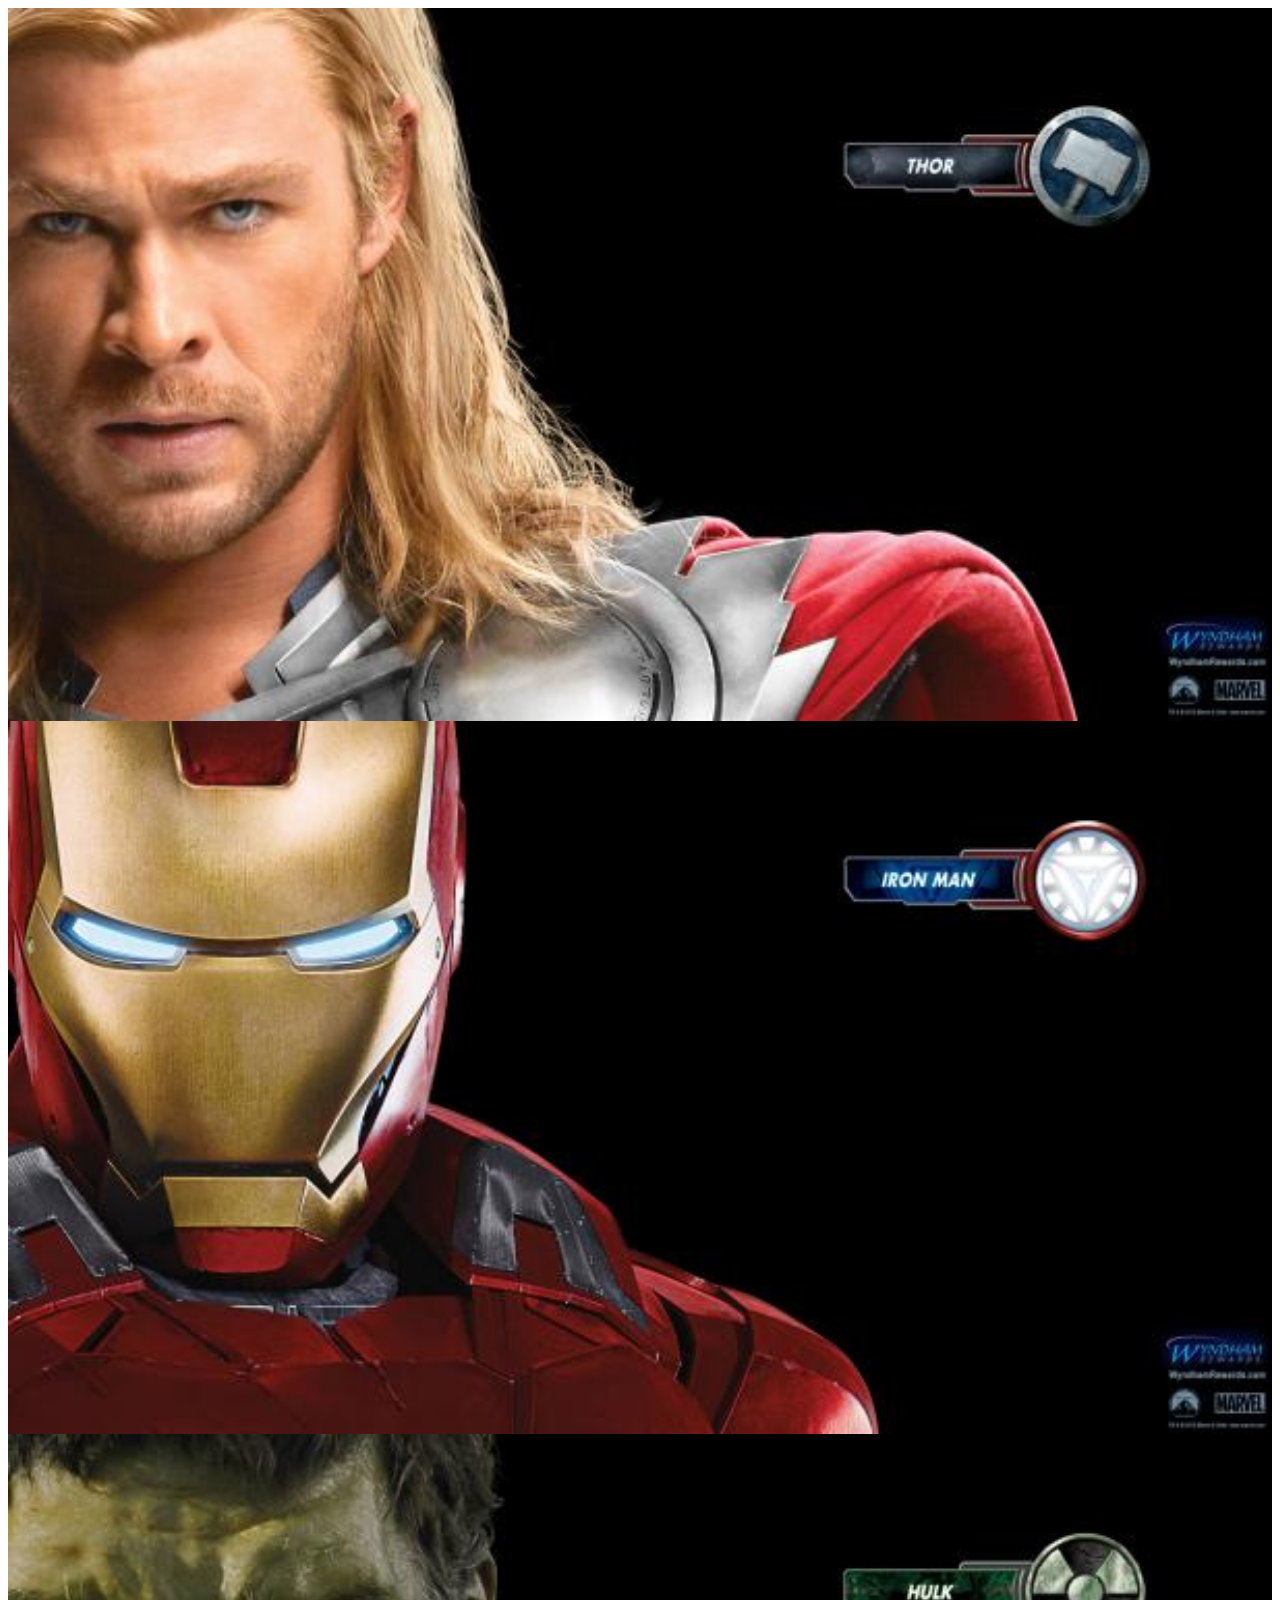
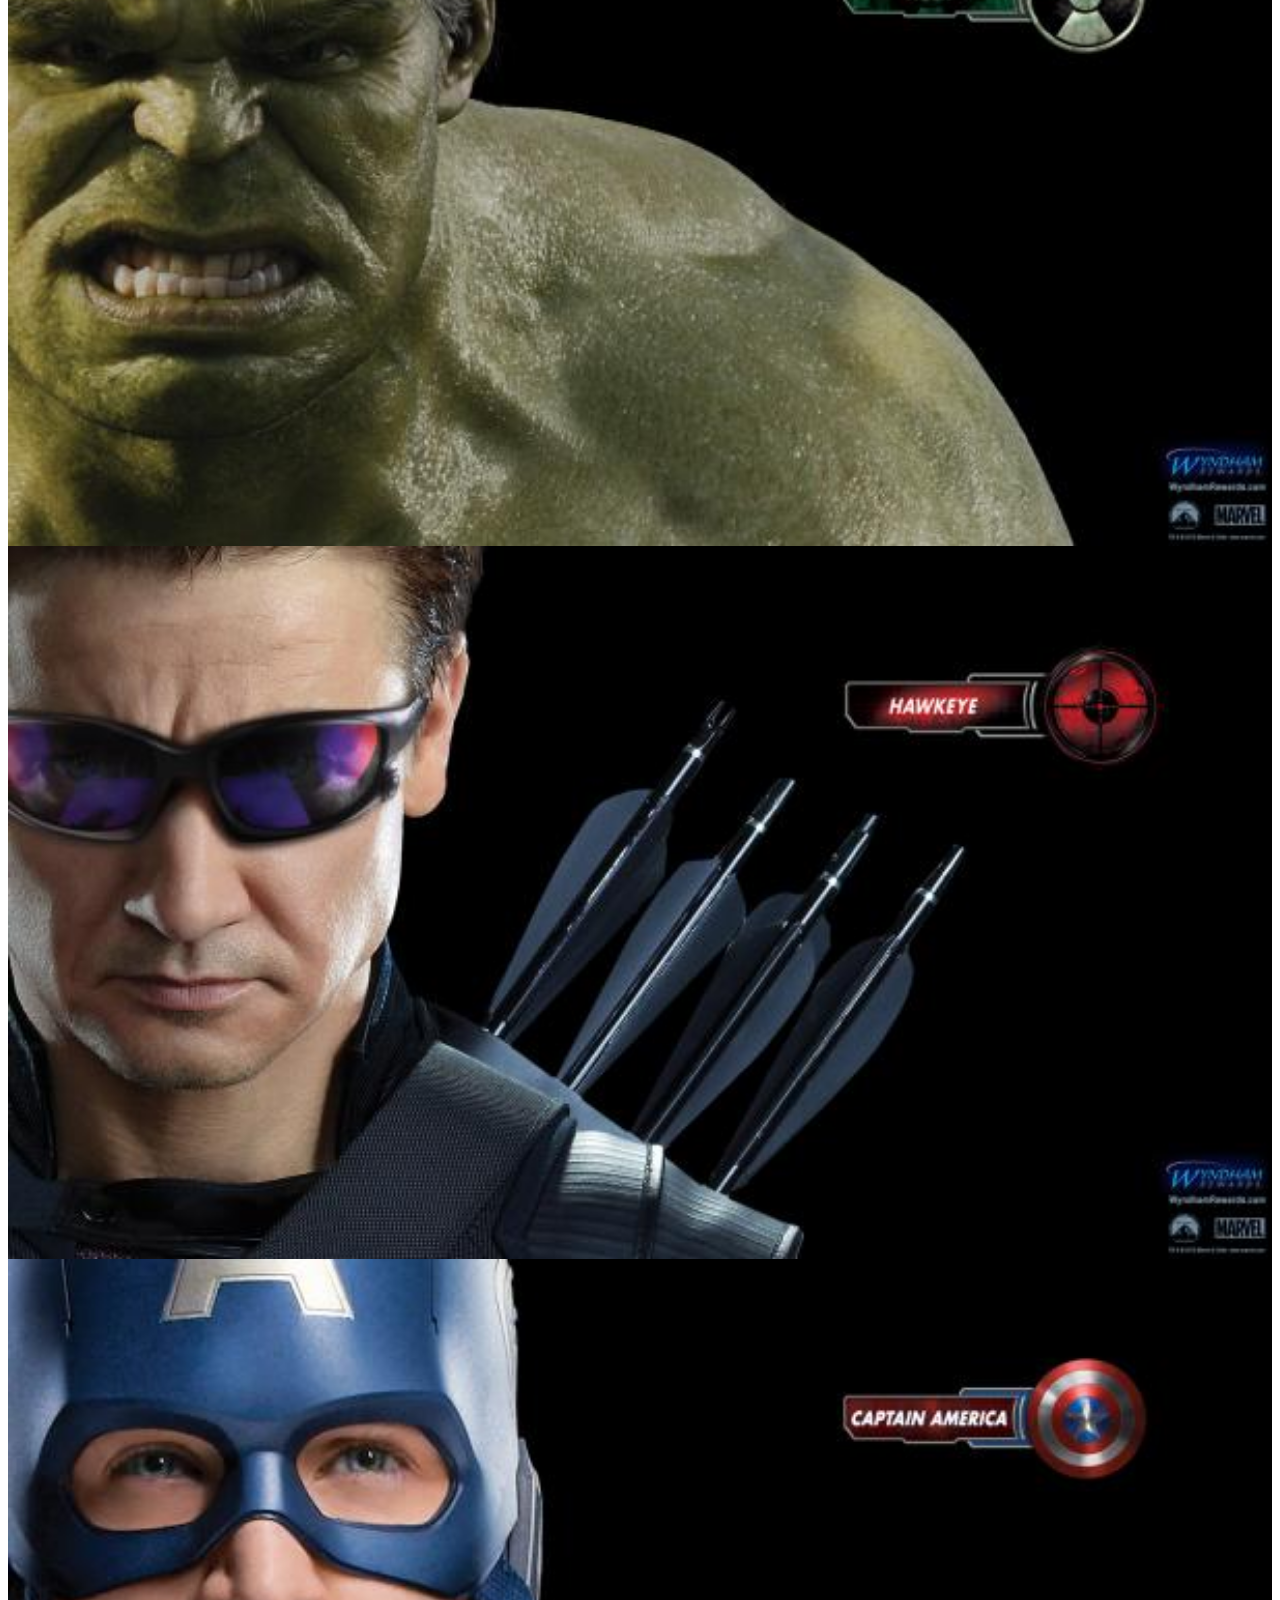
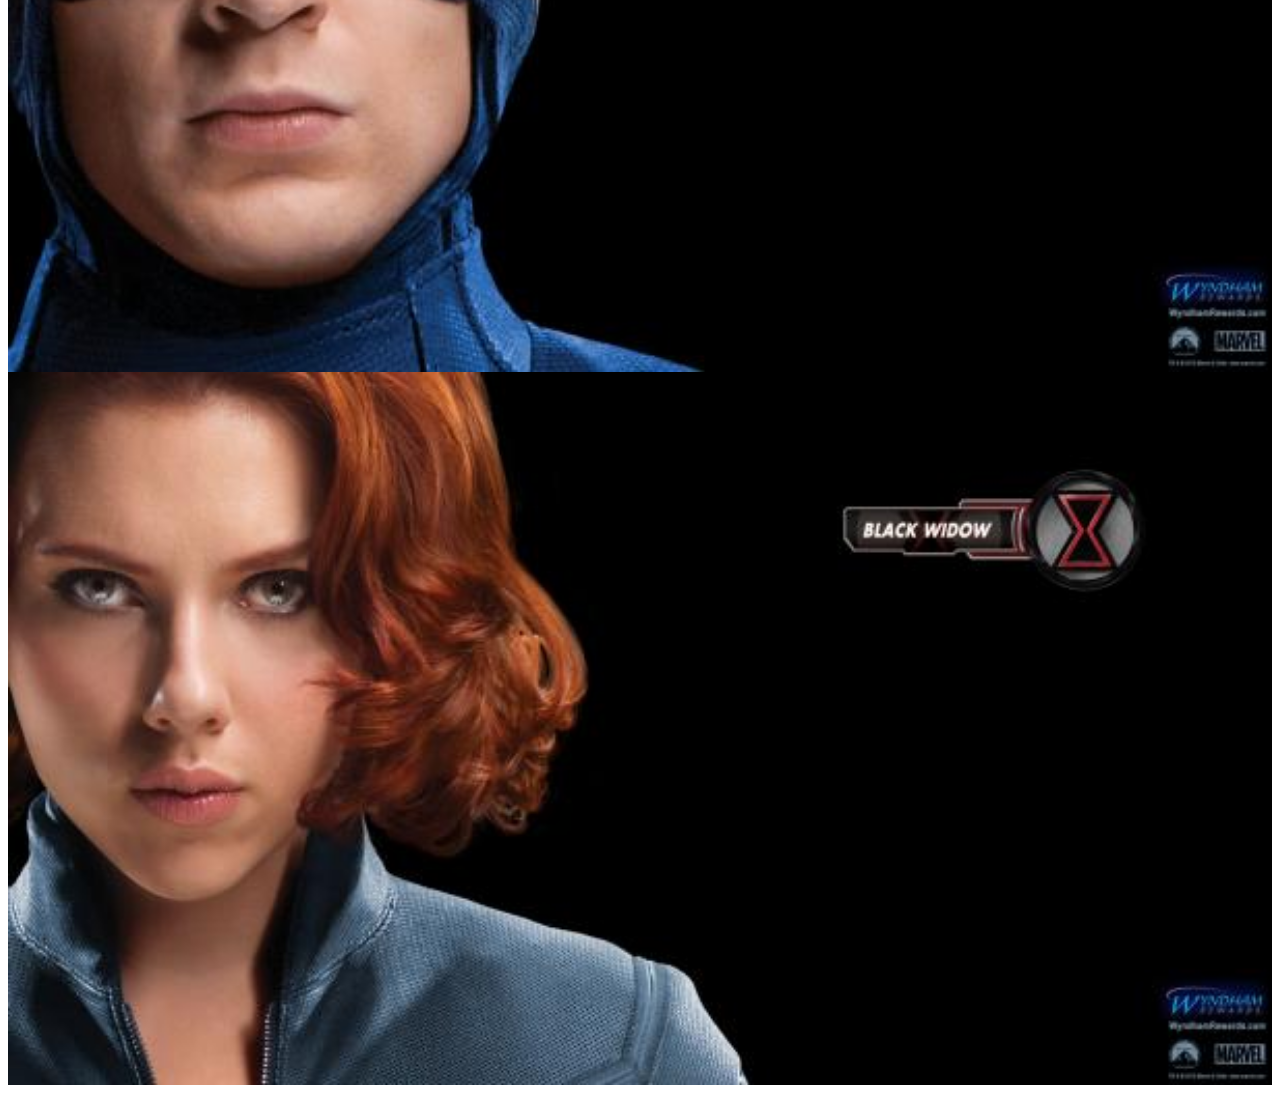
<file: Avengers_App/index.html>
<html>
    <head>
        <link rel="stylesheet" href="style.css">
    </head>
    <body>
        <div class="gallery">
            <a href="avenger-1.html">
                
                <img src="images/avengers_01.jpg" alt="">

            </a>
            <img src="images/avengers_02.jpg" alt="">
            <img src="images/avengers_03.jpg" alt="">
            <img src="images/avengers_04.jpg" alt="">
            <img src="images/avengers_05.jpg" alt="">
            <img src="images/avengers_06.jpg" alt="">
        </div>
    </body>
</html>
</file>
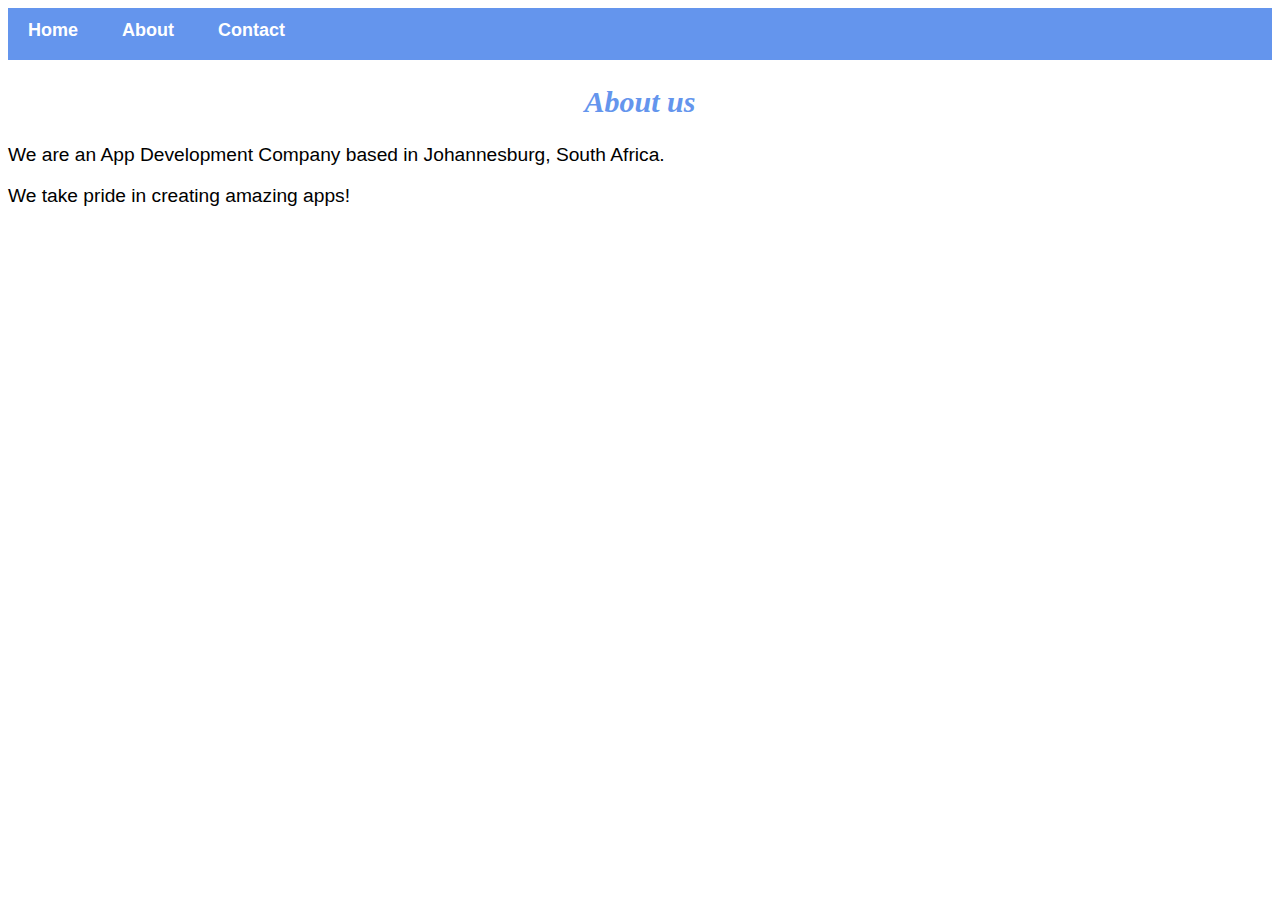
<file: Avengers_App/about.html>
<html>
    <head>
        <link rel="stylesheet" href="style.css">
    </head>
    <body>
        
        <div id="menu">
            <a href="index.html">Home</a>
            <a href="about.html">About</a>
            <a href="contact.html">Contact</a>
        </div>

        <h2>About us</h2>
        <p>We are an App Development  Company based in Johannesburg, South Africa.</p>
        <p>We take pride in creating amazing apps!</p>
    </body>
</html>
</file>
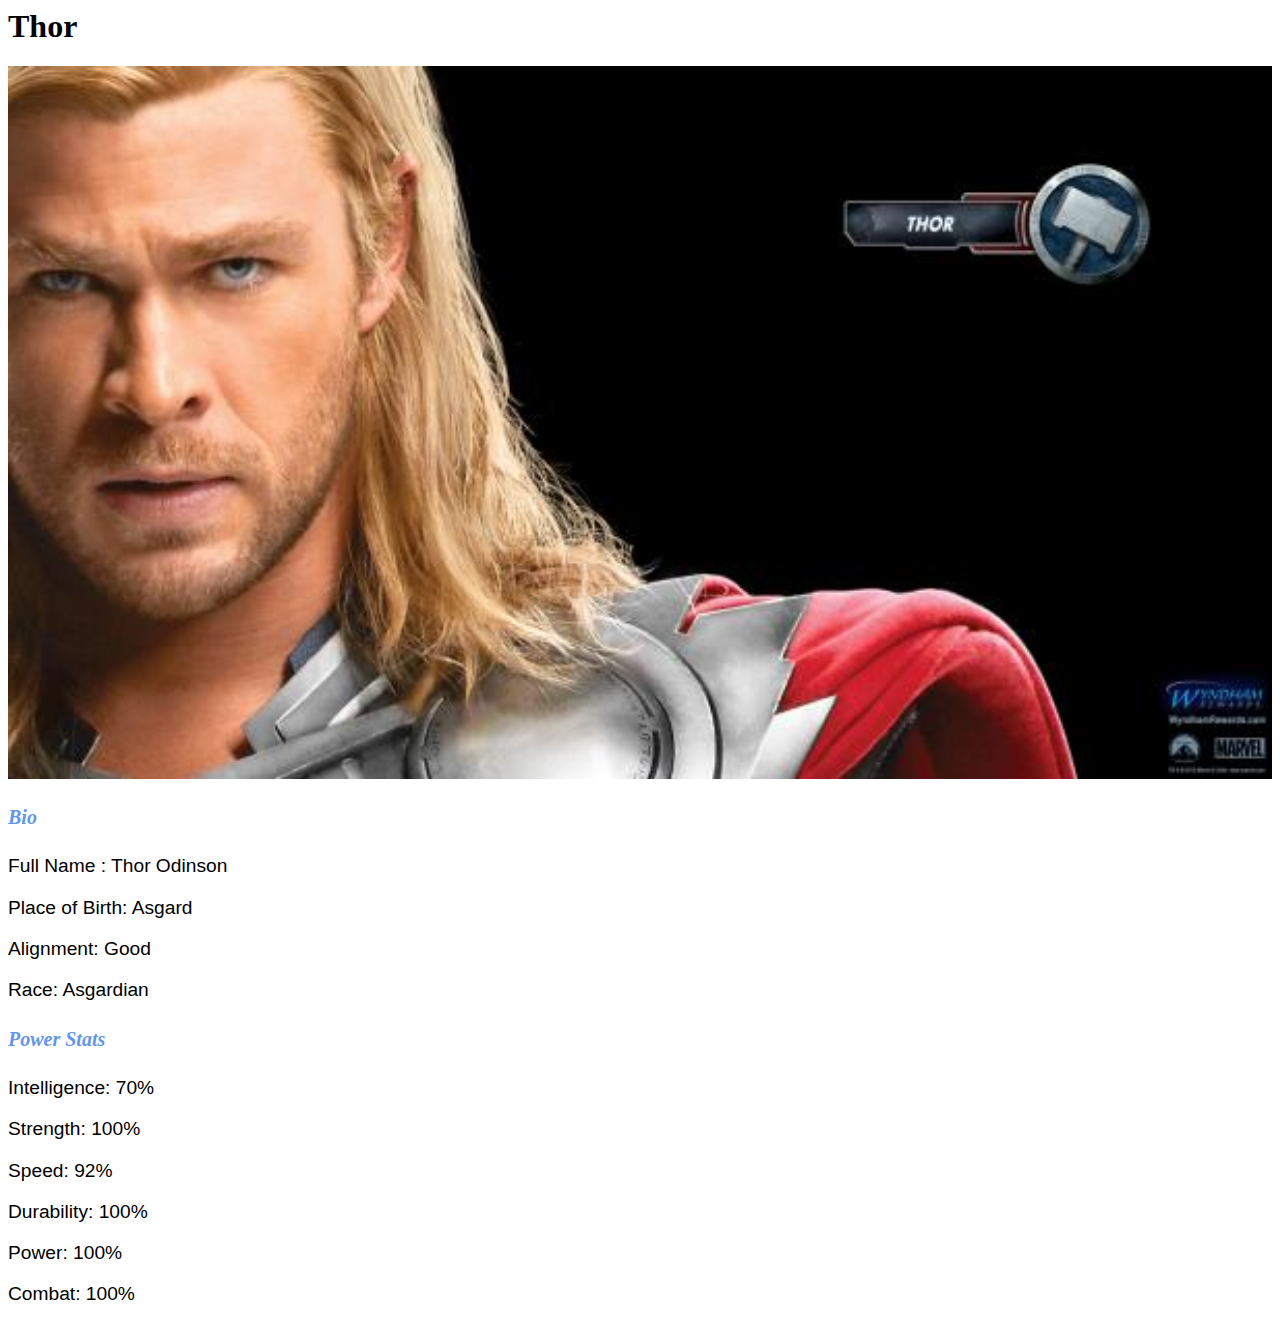
<file: Avengers_App/avenger-1.html>
<html>
    <head>
        <link rel="stylesheet" href="style.css">
    </head>
    <body>
        <h1>Thor</h1>
        <div class="gallery">
                <img src="images/avengers_01.jpg" alt="">
        </div>
        <b><h4>Bio</h4></b>
        <p>Full Name : Thor Odinson</p>
        <p>Place of Birth: Asgard</p>
        <p>Alignment: Good</p>
        <p>Race: Asgardian</p>

        <b><h4>Power Stats</h4></b>
        <p>Intelligence: 70%</p>
        <p>Strength: 100%</p>
        <p>Speed: 92%</p>
        <p>Durability: 100%</p>
        <p>Power: 100%</p>
        <p>Combat: 100%</p>





    </body>
</html>
</file>
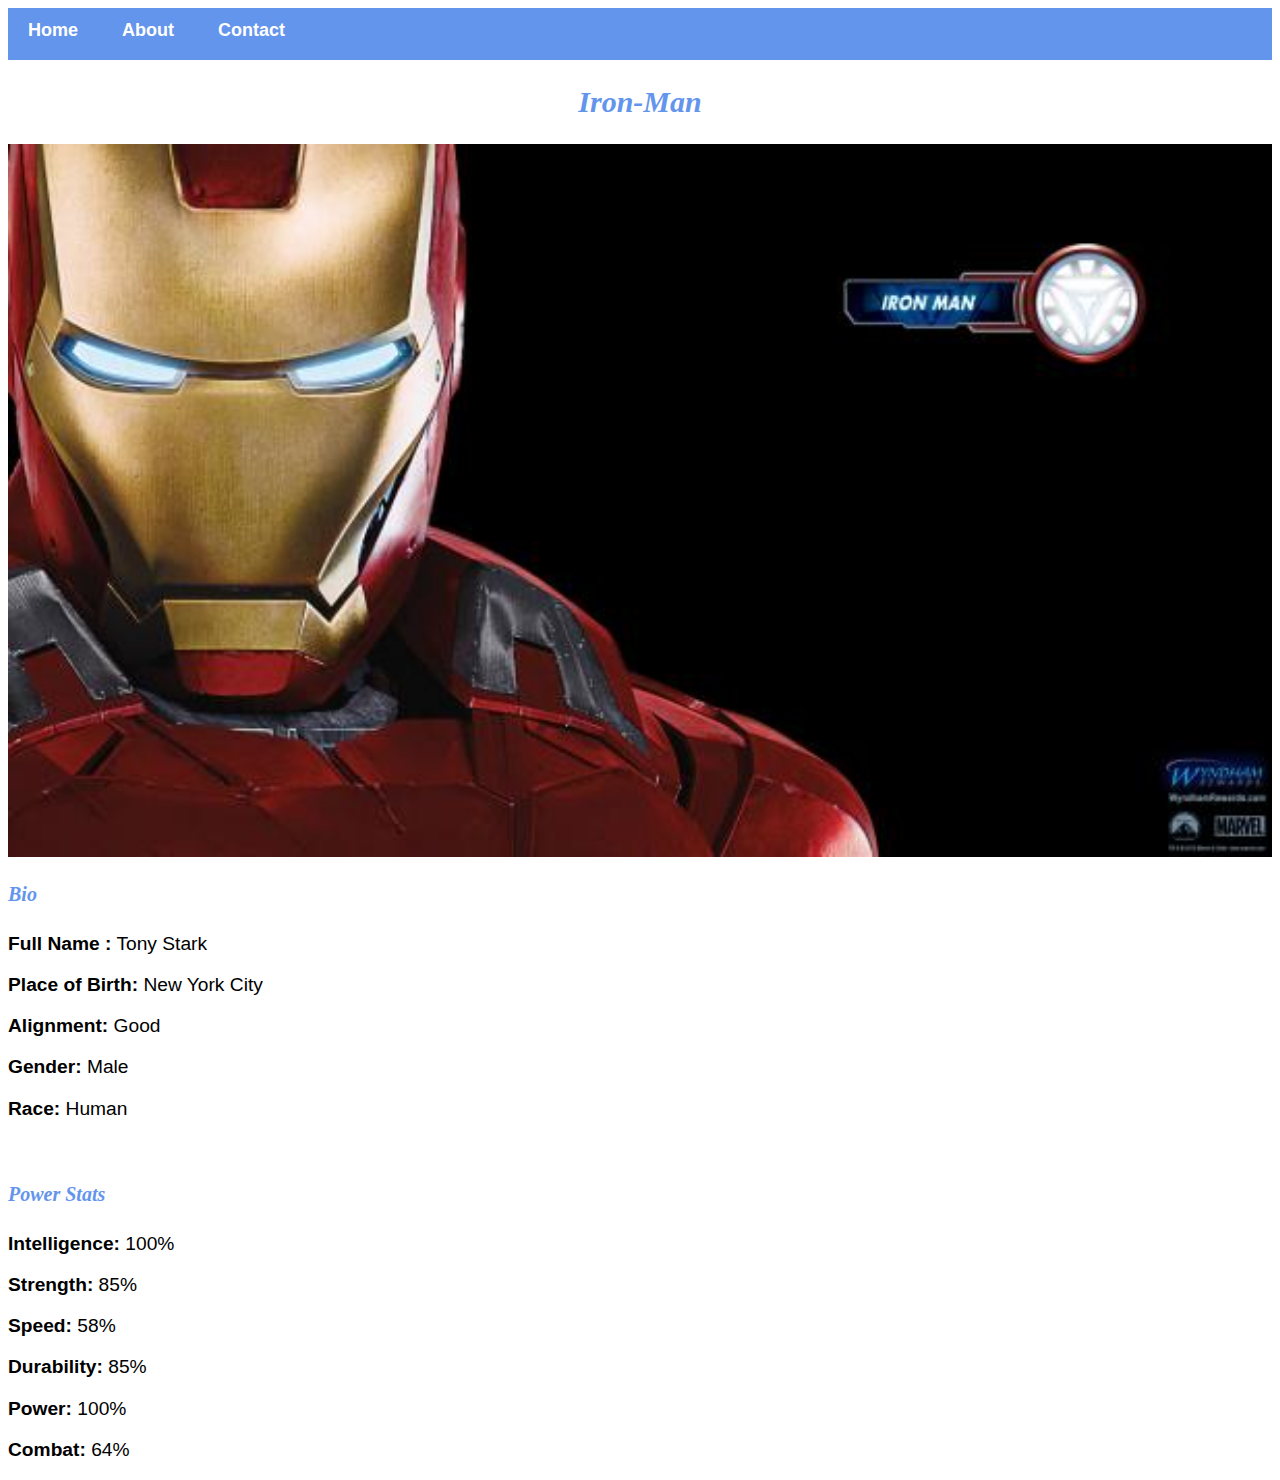
<file: Avengers_App/avenger-2.html>
<html>
    <head>
        <link rel="stylesheet" href="style.css">
    </head>
    <body>
        
        <div id="menu">
            <a href="index.html">Home</a>
            <a href="about.html">About</a>
            <a href="contact.html">Contact</a>
        </div>
        
        <h2>Iron-Man</h2>
        <div class="gallery">
                <img src="images/avengers_02.jpg" alt="">
        </div>
        <h4>Bio</h4>
        <p><b>Full Name :</b> Tony Stark</p>
        <p><b>Place of Birth:</b> New York City</p>
        <p><b>Alignment:</b> Good</p>
        <p><b>Gender:</b> Male</p>
        <p><b>Race:</b> Human</p>

        <br>

        <h4>Power Stats</h4>
        <p><b>Intelligence:</b> 100%</p>
        <p><b>Strength:</b> 85%</p>
        <p><b>Speed:</b> 58%</p>
        <p><b>Durability:</b> 85%</p>
        <p><b>Power:</b> 100%</p>
        <p><b>Combat:</b> 64%</p>

    </body>
</html>
</file>
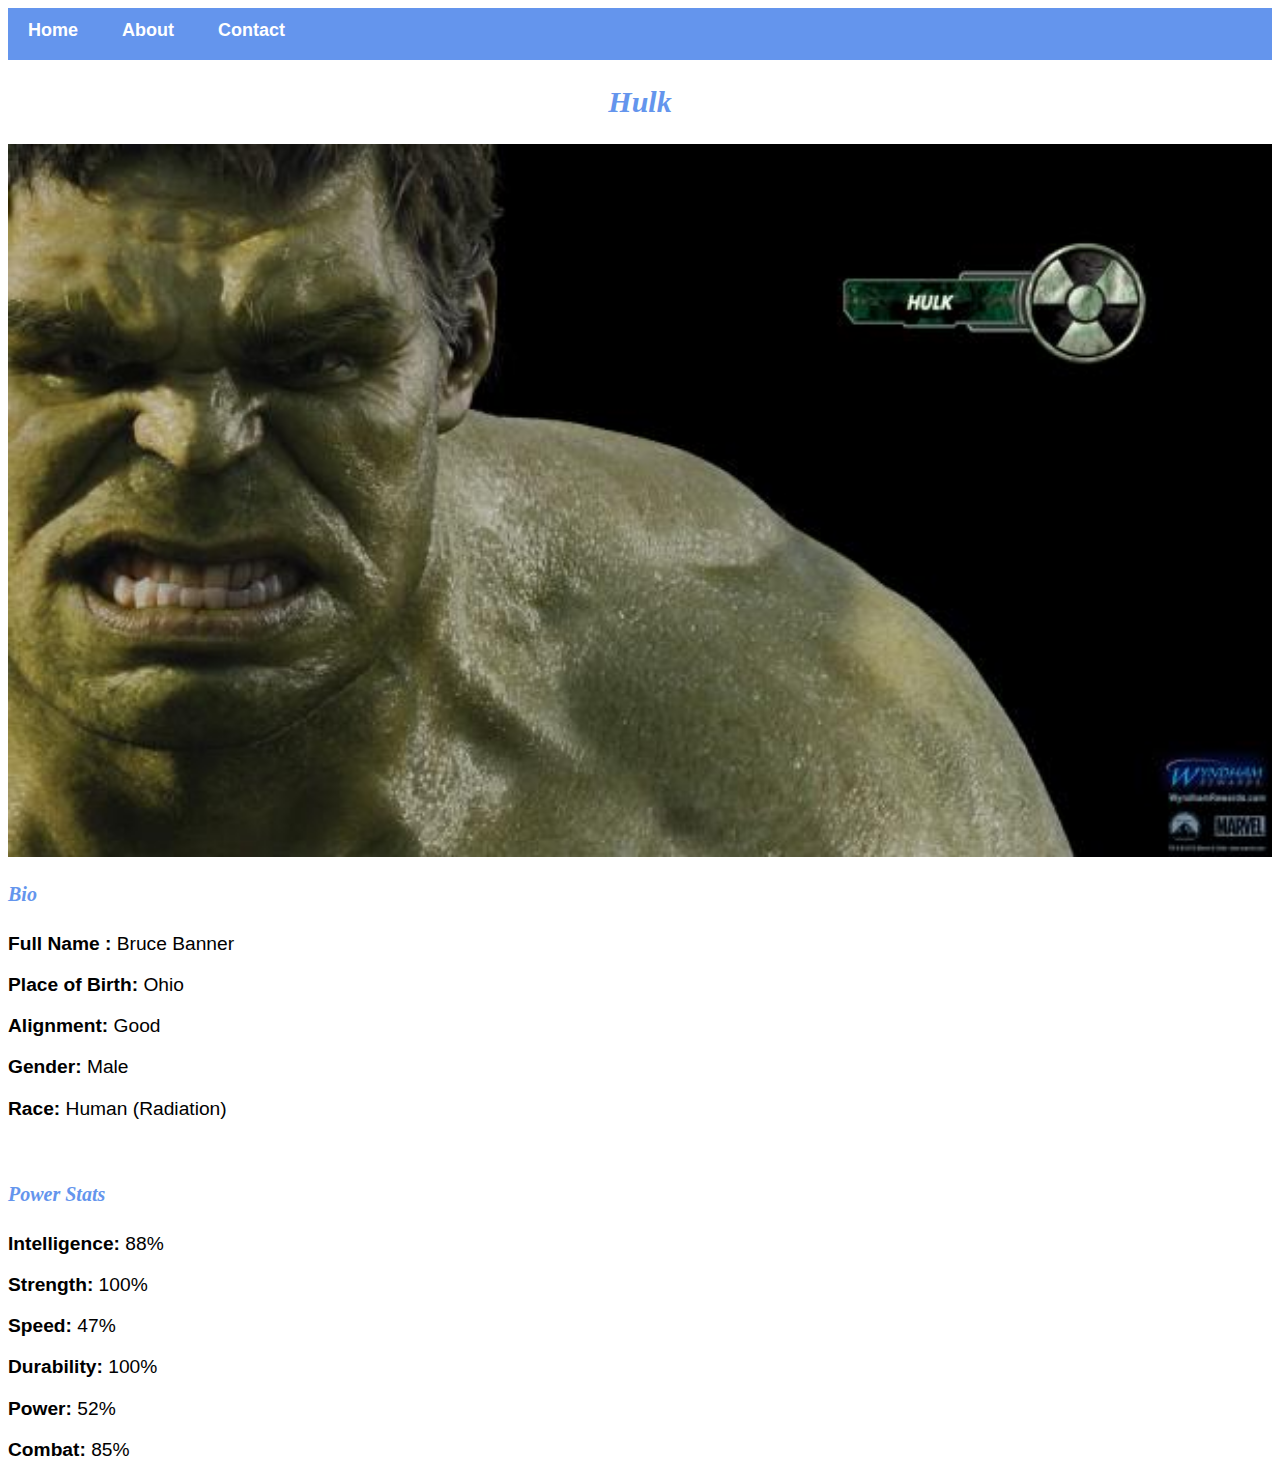
<file: Avengers_App/avenger-3.html>
<html>
    <head>
        <link rel="stylesheet" href="style.css">
    </head>
    <body>
        
        <div id="menu">
            <a href="index.html">Home</a>
            <a href="about.html">About</a>
            <a href="contact.html">Contact</a>
        </div>

        <h2>Hulk</h2>
        <div class="gallery">
                <img src="images/avengers_03.jpg" alt="">
        </div>
        <h4>Bio</h4>
        <p><b>Full Name :</b> Bruce Banner</p>
        <p><b>Place of Birth:</b> Ohio</p>
        <p><b>Alignment:</b> Good</p>
        <p><b>Gender:</b> Male</p>
        <p><b>Race:</b> Human (Radiation)</p>

        <br>

        <h4>Power Stats</h4>
        <p><b>Intelligence:</b> 88%</p>
        <p><b>Strength:</b> 100%</p>
        <p><b>Speed:</b> 47%</p>
        <p><b>Durability:</b> 100%</p>
        <p><b>Power:</b> 52%</p>
        <p><b>Combat:</b> 85%</p>

    </body>
</html>
</file>
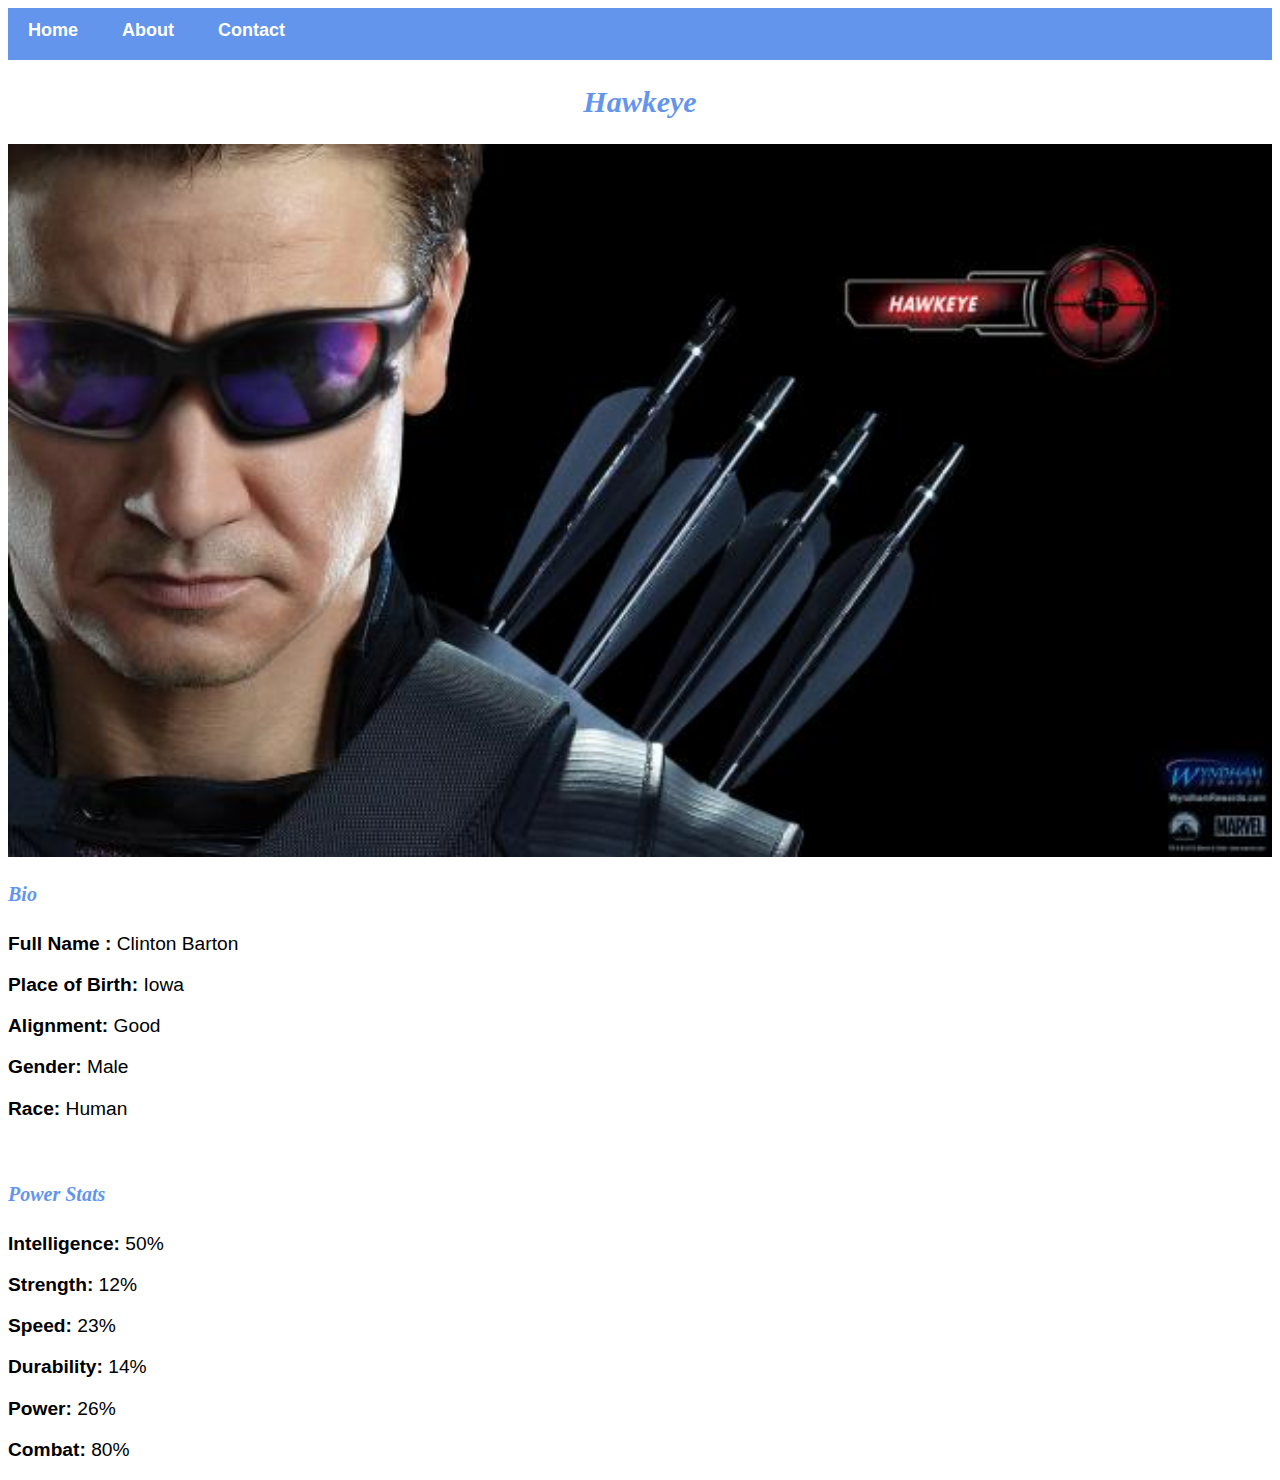
<file: Avengers_App/avenger-4.html>
<html>
    <head>
        <link rel="stylesheet" href="style.css">
    </head>
    <body>        
        
        <div id="menu">
            <a href="index.html">Home</a>
            <a href="about.html">About</a>
            <a href="contact.html">Contact</a>
        </div>
        
        <h2>Hawkeye</h2>
        <div class="gallery">
                <img src="images/avengers_04.jpg" alt="">
        </div>
        <h4>Bio</h4>
        <p><b>Full Name :</b> Clinton Barton</p>
        <p><b>Place of Birth:</b> Iowa</p>
        <p><b>Alignment:</b> Good</p>
        <p><b>Gender:</b> Male</p>
        <p><b>Race:</b> Human</p>

        <br>

        <h4>Power Stats</h4>
        <p><b>Intelligence:</b> 50%</p>
        <p><b>Strength:</b> 12%</p>
        <p><b>Speed:</b> 23%</p>
        <p><b>Durability:</b> 14%</p>
        <p><b>Power:</b> 26%</p>
        <p><b>Combat:</b> 80%</p>

    </body>
</html>
</file>
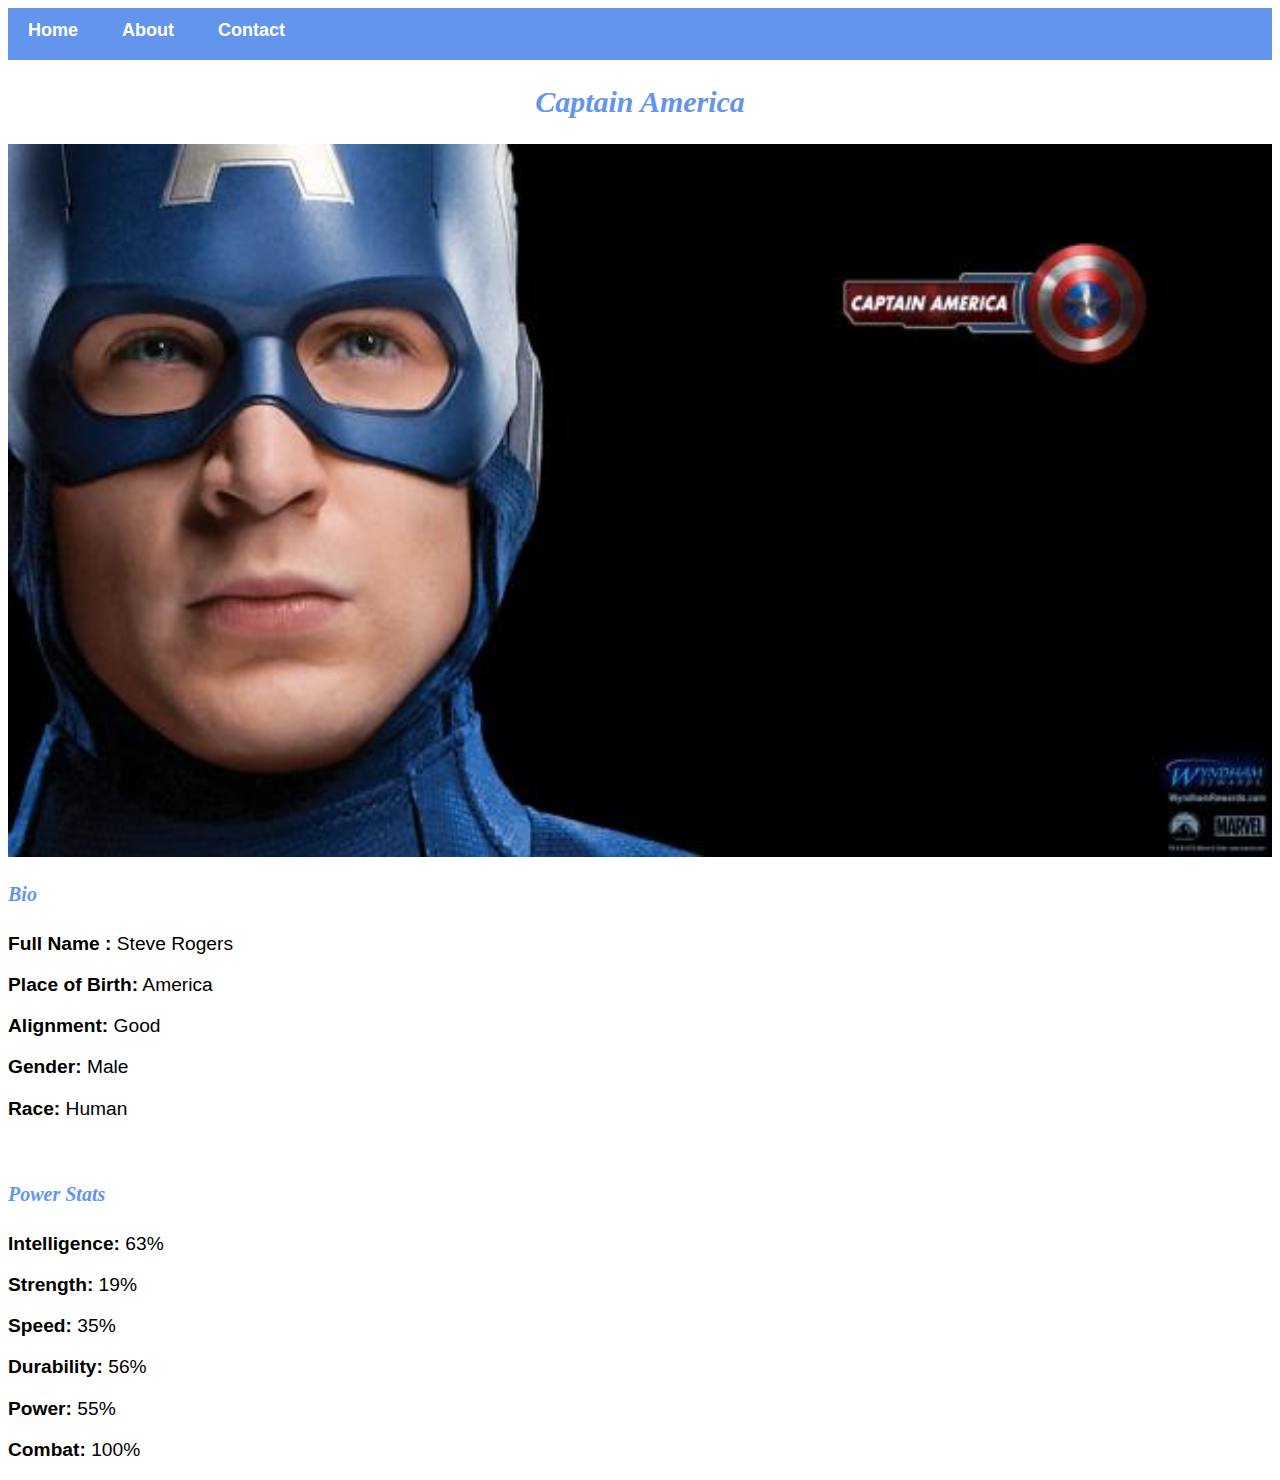
<file: Avengers_App/avenger-5.html>
<html>
    <head>
        <link rel="stylesheet" href="style.css">
    </head>
    <body>
        
        <div id="menu">
            <a href="index.html">Home</a>
            <a href="about.html">About</a>
            <a href="contact.html">Contact</a>
        </div>
        
        <h2>Captain America</h2>
        <div class="gallery">
                <img src="images/avengers_05.jpg" alt="">
        </div>
        <h4>Bio</h4>
        <p><b>Full Name :</b> Steve Rogers</p>
        <p><b>Place of Birth:</b> America</p>
        <p><b>Alignment:</b> Good</p>
        <p><b>Gender:</b> Male</p>
        <p><b>Race:</b> Human</p>

        <br>

        <h4>Power Stats</h4>
        <p><b>Intelligence:</b> 63%</p>
        <p><b>Strength:</b> 19%</p>
        <p><b>Speed:</b> 35%</p>
        <p><b>Durability:</b> 56%</p>
        <p><b>Power:</b> 55%</p>
        <p><b>Combat:</b> 100%</p>

    </body>
</html>
</file>
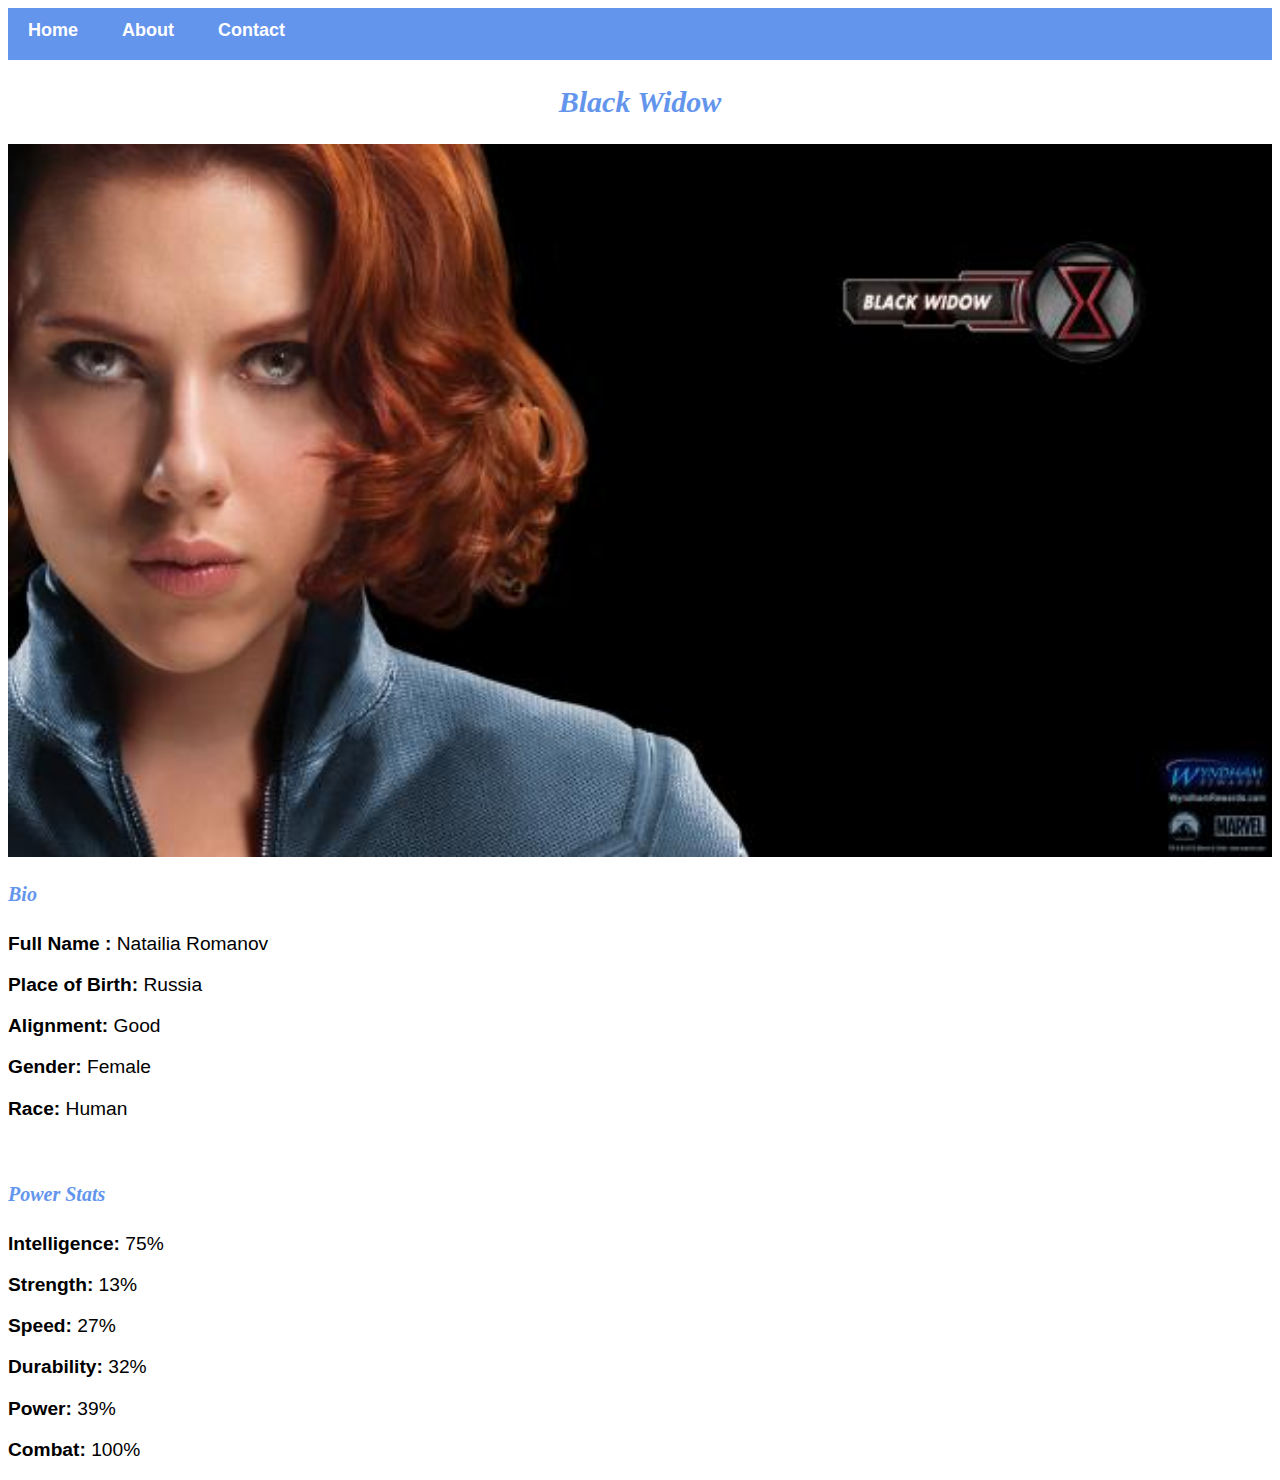
<file: Avengers_App/avenger-6.html>
<html>
    <head>
        <link rel="stylesheet" href="style.css">
    </head>
    <body>
        
        <div id="menu">
            <a href="index.html">Home</a>
            <a href="about.html">About</a>
            <a href="contact.html">Contact</a>
        </div>
        
        <h2>Black Widow</h2>
        <div class="gallery">
                <img src="images/avengers_06.jpg" alt="">
        </div>
        <h4>Bio</h4>
        <p><b>Full Name :</b> Natailia Romanov</p>
        <p><b>Place of Birth:</b> Russia</p>
        <p><b>Alignment:</b> Good</p>
        <p><b>Gender:</b> Female</p>
        <p><b>Race:</b> Human</p>

        <br>

        <h4>Power Stats</h4>
        <p><b>Intelligence:</b> 75%</p>
        <p><b>Strength:</b> 13%</p>
        <p><b>Speed:</b> 27%</p>
        <p><b>Durability:</b> 32%</p>
        <p><b>Power:</b> 39%</p>
        <p><b>Combat:</b> 100%</p>

    </body>
</html>
</file>
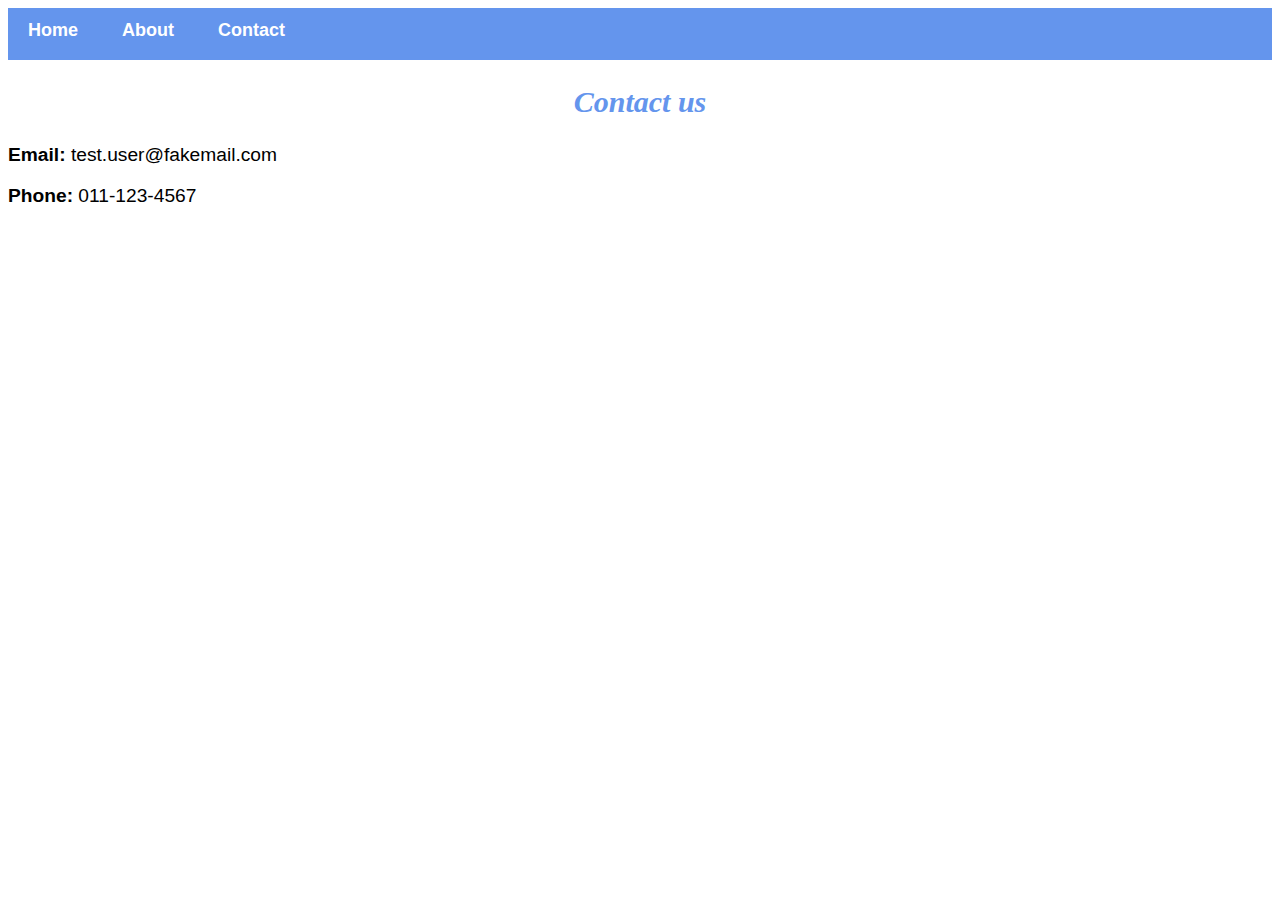
<file: Avengers_App/contact.html>
<html>
    <head>
        <link rel="stylesheet" href="style.css">
    </head>
    <body>
        
        <div id="menu">
            <a href="index.html">Home</a>
            <a href="about.html">About</a>
            <a href="contact.html">Contact</a>
        </div>
        <h2>Contact us</h2>
        <p><b>Email:</b> test.user@fakemail.com</p>
        <p><b>Phone:</b> 011-123-4567</p>
    </body>
</html>
</file>
<file: Avengers_App/style.css>
.gallery img{
    width: 100%;
}

h2{
    font-family: Impact, fantasy;
    text-align: center;
    font-size: 30px;
    color: cornflowerblue;
    font-style: italic;
}

h4{
    font-family: Impact, fantasy;
    font-size: 20px;
    font-style: italic;
    color: cornflowerblue;
}


p{
    font-family: Arial, Helvetica, sans-serif;
    font-size: larger;
}


#menu{
    width: 100%;
    height: 40px;
    background-color: cornflowerblue;
    padding-top: 12px;
}

#menu a{
    color: white;
    font-family: Helvetica, sans-serif;
    text-decoration: none;
    font-size: 18px;
    font-weight: 800;
    padding-left: 20px;
    padding-right: 20px;
}

#menu a:hover{
    color: #5077bd;
}
</file>
